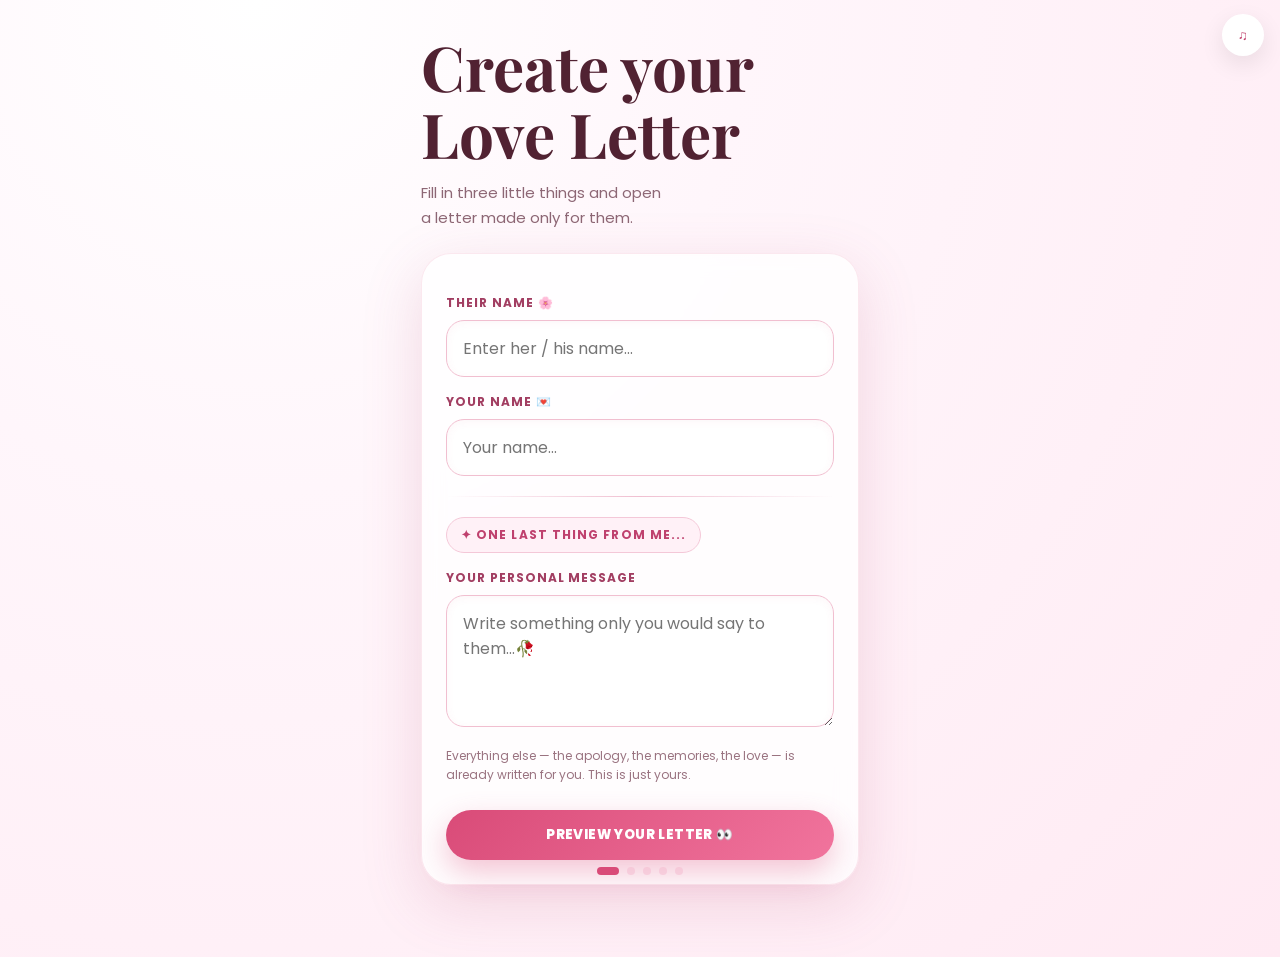
<file: index.html>
<!DOCTYPE html>
<html lang="en">
<head>
  <meta charset="UTF-8" />
  <meta name="viewport" content="width=device-width, initial-scale=1.0" />
  <title>SorryLink</title>
  <link rel="preconnect" href="https://fonts.googleapis.com">
  <link rel="preconnect" href="https://fonts.gstatic.com" crossorigin>
  <link href="https://fonts.googleapis.com/css2?family=Playfair+Display:ital,wght@0,600;0,700;1,500;1,700&family=Poppins:wght@300;400;500;600&display=swap" rel="stylesheet">
  <link rel="stylesheet" href="style.css?v=10" />
  <script src="https://checkout.razorpay.com/v1/checkout.js"></script>
</head>
<body>
  <button id="musicBtn" class="music">♫</button>
  <main class="app">
    <section id="formPage" class="page active">
      <h1>Create your Love Letter</h1>
      <p class="sub">Fill in three little things and open<br>a letter made only for them.</p>
      <div class="panel form-panel">
        <label>THEIR NAME 🌸</label>
        <input id="theirName" placeholder="Enter her / his name..." autocomplete="name" />
        <label>YOUR NAME 💌</label>
        <input id="yourName" placeholder="Your name..." autocomplete="name" />
        <div class="divider"></div>
        <div class="pill">✦ ONE LAST THING FROM ME...</div>
        <label>YOUR PERSONAL MESSAGE</label>
        <textarea id="personalMsg" rows="4" placeholder="Write something only you would say to them...🥀"></textarea>
        <p class="hint">Everything else — the apology, the memories, the love — is already written for you. This is just yours.</p>
        <button class="main-btn" id="previewBtn">PREVIEW YOUR LETTER 👀</button>
      </div>
    </section>

    <section id="loadingPage" class="page loading-page">
      <div class="roses">🌹 🌹 🌹</div>
      <h2>Something special is loading for you...</h2>
      <div class="progress"><span></span></div>
      <p class="spaced">PREPARED WITH LOVE ✦</p>
    </section>

    <section id="introPage" class="page center-page">
      <p class="tag">✦ A MESSAGE FOR YOU ✦</p>
      <h1 id="recipientBig">My Love</h1>
      <p class="italic">There are things I should have said sooner.<br>This is my attempt.</p>
      <button class="main-btn" id="readBtn">READ MY HEART 🌹</button>
      <p class="spaced small">SECONDS SINCE I STARTED MISSING YOU</p>
      <div id="seconds" class="seconds">6</div>
    </section>

    <section id="letterPage" class="page">
      <h1>Everything I never said</h1>
      <p class="sub">Scroll and let it settle in.</p>
      <div id="letterCards"></div>
      <div class="last-box">
        <div class="pill">✦ ONE LAST THING FROM ME...</div>
        <p id="customText"></p>
      </div>
      <button class="main-btn" id="meterBtn">ONE MORE THING 🌸</button>
    </section>

    <section id="meterPage" class="page center-page">
      <div class="panel meter-panel">
        <p class="tag">✦ COMPLETELY SCIENTIFIC ✦</p>
        <h2>The Forgiveness Meter™</h2>
        <p class="sub">Advanced AI is calculating exactly how much you deserve to be forgiven right now...</p>
        <div id="meterPercent">50%</div>
        <div class="meter"><span id="meterFill"></span></div>
        <p id="meterStatus" class="spaced">Initialising quantum love sensors...</p>
        <div id="meterResult" class="hidden">
          <div class="broken">💔</div>
          <h2>Cuteness Meter Broken</h2>
          <p>You are officially <b>120%</b> more cute than anyone else in the universe.</p>
          <button class="main-btn" id="loveBtn">I LOVE YOU 🌹</button>
        </div>
      </div>
    </section>

    <section id="paymentPage" class="page center-page">
      <div class="panel payment-panel">
        <p class="tag">✦ ONE TIME UNLOCK ✦</p>
        <h2>Unlock this letter</h2>
        <p class="sub">Pay once and get one shareable link for this letter from <span id="paymentName">your name</span>.</p>
        <div id="payAmount" class="price">₹49</div>
        <button class="main-btn" id="payBtn">PAY ₹49 & GET LINK 🌹</button>
        <p id="payStatus" class="hint center"></p>
      </div>
    </section>

    <section id="finalPage" class="page center-page">
      <div class="rose-big">🌹</div>
      <h1>Your paid link is ready</h1>
      <p class="italic">Send this link to the person you made it for.</p>
      <input id="shareLinkBox" class="share-box" readonly />
      <button class="main-btn" id="copyLinkBtn">COPY SHAREABLE LINK 🌹</button>
      <button class="ghost-btn" id="openLinkBtn">OPEN LINK</button>
    </section>
  </main>

  <div class="dots"><span></span><span></span><span></span><span></span><span></span></div>
  <script src="script.js?v=10"></script>
</body>
</html>
</file>
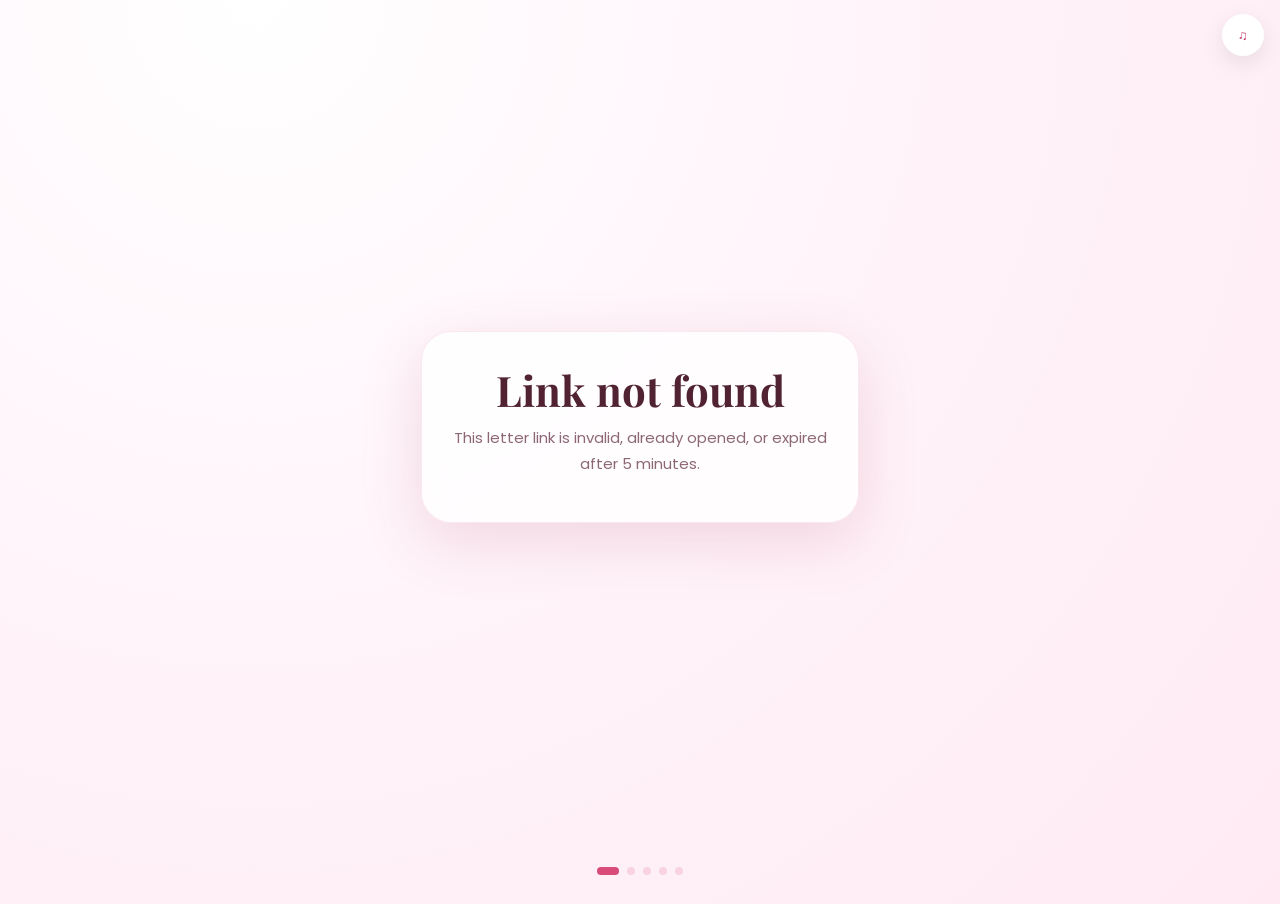
<file: view.html>
<!DOCTYPE html>
<html lang="en">
<head>
  <meta charset="UTF-8" />
  <meta name="viewport" content="width=device-width, initial-scale=1.0" />
  <title>Your SorryLink</title>
  <link rel="preconnect" href="https://fonts.googleapis.com">
  <link rel="preconnect" href="https://fonts.gstatic.com" crossorigin>
  <link href="https://fonts.googleapis.com/css2?family=Playfair+Display:ital,wght@0,600;0,700;1,500;1,700&family=Poppins:wght@300;400;500;600&display=swap" rel="stylesheet">
  <link rel="stylesheet" href="style.css?v=12" />
</head>
<body>
  <button id="musicBtn" class="music">♫</button>
  <main class="app">
    <section id="loadingPage" class="page active loading-page">
      <div class="roses">🌹 🌹 🌹</div>
      <h2>Something special is loading for you...</h2>
      <div class="progress"><span></span></div>
      <p class="spaced">PREPARED WITH LOVE ✦</p>
    </section>

    <section id="introPage" class="page center-page">
      <p class="tag">✦ A MESSAGE FOR YOU ✦</p>
      <h1 id="recipientBig">My Love</h1>
      <p class="italic">There are things I should have said sooner.<br>This is my attempt.</p>
      <button class="main-btn" id="readBtn">READ MY HEART 🌹</button>
      <p class="spaced small">SECONDS SINCE I STARTED MISSING YOU</p>
      <div id="seconds" class="seconds">6</div>
    </section>

    <section id="letterPage" class="page">
      <h1>Everything I never said</h1>
      <p class="sub">Scroll and let it settle in.</p>
      <div id="letterCards"></div>
      <div class="last-box">
        <div class="pill">✦ ONE LAST THING FROM ME...</div>
        <p id="customText"></p>
      </div>
      <button class="main-btn" id="meterBtn">ONE MORE THING 🌸</button>
    </section>

    <section id="meterPage" class="page center-page">
      <div class="panel meter-panel">
        <p class="tag">✦ COMPLETELY SCIENTIFIC ✦</p>
        <h2>The Forgiveness Meter™</h2>
        <p class="sub">Advanced AI is calculating exactly how much you deserve to be forgiven right now...</p>
        <div id="meterPercent">50%</div>
        <div class="meter"><span id="meterFill"></span></div>
        <p id="meterStatus" class="spaced">Initialising quantum love sensors...</p>
        <div id="meterResult" class="hidden">
          <div class="broken">💔</div>
          <h2>Cuteness Meter Broken</h2>
          <p>You are officially <b>120%</b> more cute than anyone else in the universe.</p>
          <button class="main-btn" id="finalBtn">OPEN THE LAST THING 🌹</button>
        </div>
      </div>
    </section>

    <section id="finalPage" class="page center-page">
      <div class="panel final-card">
        <div class="rose-big">🌹</div>
        <h1>You are still<br>my favourite</h1>
        <p class="italic">In every version of this life, in every universe that exists — I would still choose you.</p>
        <div class="divider"></div>
        <p class="sign">With everything I have, — <span id="senderSign"></span></p>
      </div>
    </section>

    <section id="errorPage" class="page center-page">
      <div class="panel">
        <h2>Link not found</h2>
        <p class="sub">This letter link is invalid, already opened, or expired after 5 minutes.</p>
      </div>
    </section>
  </main>

  <div class="dots"><span></span><span></span><span></span><span></span><span></span></div>
  <script src="view.js?v=12"></script>
</body>
</html>
</file>
<file: style.css>
:root{--bg:#fff7fb;--pink:#ffe8f1;--pink2:#ffd6e6;--rose:#d94b78;--deep:#512232;--muted:#8d6775;--card:#fff;--shadow:0 18px 60px rgba(180,72,112,.18)}*{box-sizing:border-box}body{margin:0;min-height:100vh;background:radial-gradient(circle at 20% 0,#fff 0,#fff6fb 35%,#ffeaf3 100%);font-family:Poppins,sans-serif;color:var(--deep);overflow-x:hidden}.app{width:min(470px,100%);margin:0 auto;min-height:100vh;padding:22px 16px 72px}.page{display:none;animation:fade .35s ease}.page.active{display:block}.center-page{min-height:calc(100vh - 90px);display:none;align-items:center;justify-content:center;flex-direction:column;text-align:center}.center-page.active{display:flex}h1,h2{font-family:'Playfair Display',serif;line-height:1.08;margin:12px 0}h1{font-size:clamp(38px,11vw,62px)}h2{font-size:clamp(28px,8vw,42px)}.sub{color:var(--muted);font-size:15px;line-height:1.7;margin:8px auto 22px}.italic{font-family:'Playfair Display',serif;font-style:italic;color:#744053;font-size:19px;line-height:1.65}.panel{background:rgba(255,255,255,.82);border:1px solid rgba(217,75,120,.12);border-radius:30px;box-shadow:var(--shadow);padding:24px;width:100%;backdrop-filter:blur(10px)}label{display:block;margin:16px 0 8px;font-size:12px;font-weight:700;letter-spacing:.08em;color:#a23e62}input,textarea{width:100%;border:1px solid #f1bfd0;background:#fff;border-radius:18px;padding:15px 16px;font:inherit;color:var(--deep);outline:none;box-shadow:inset 0 2px 8px rgba(217,75,120,.05)}textarea{resize:vertical;min-height:120px}.divider{height:1px;background:linear-gradient(90deg,transparent,#f0bfd1,transparent);margin:20px 0}.pill,.tag{display:inline-block;background:#fff1f7;color:#bf416e;border:1px solid #f4c8d8;border-radius:999px;padding:8px 14px;font-size:12px;font-weight:700;letter-spacing:.09em}.hint{font-size:12px;color:#9a7380;line-height:1.6}.center{text-align:center}.main-btn,.ghost-btn{border:0;border-radius:999px;padding:15px 22px;font-weight:800;letter-spacing:.03em;cursor:pointer;width:100%;margin-top:14px;font-family:Poppins,sans-serif}.main-btn{background:linear-gradient(135deg,#d94b78,#f1749d);color:white;box-shadow:0 12px 30px rgba(217,75,120,.32)}.ghost-btn{background:#fff;color:#c1436d;border:1px solid #f0bfd1}.music{position:fixed;right:16px;top:14px;width:42px;height:42px;border:0;border-radius:50%;background:#fff;color:#c1436d;box-shadow:0 8px 24px rgba(0,0,0,.09);z-index:5}.loading-page{text-align:center;padding-top:25vh}.roses{font-size:40px;letter-spacing:8px;animation:float 2s infinite alternate}.progress{width:80%;height:12px;background:#ffe2ee;border-radius:99px;margin:22px auto;overflow:hidden}.progress span{display:block;height:100%;width:70%;background:linear-gradient(90deg,#f7a1bd,#d94b78);border-radius:99px;animation:load 2s infinite}.spaced{font-size:12px;letter-spacing:.14em;color:#b0607d;font-weight:700}.small{margin-top:28px}.seconds{font-family:'Playfair Display',serif;font-size:50px;color:#c3436e}.card{background:#fff;border-radius:28px;padding:25px;margin:18px 0;box-shadow:var(--shadow);border:1px solid rgba(217,75,120,.09)}.quote{font-family:'Playfair Display',serif;font-size:58px;line-height:.7;color:#f0a5bf}.card h3{font-family:'Playfair Display',serif;font-size:29px;margin:6px 0 10px}.card p,.last-box p{color:#724555;line-height:1.8}.last-box{background:linear-gradient(180deg,#fff,#fff4f9);border-radius:30px;padding:24px;margin:22px 0;box-shadow:var(--shadow)}#meterPercent{font-family:'Playfair Display',serif;font-size:58px;color:#d94b78}.meter{height:20px;border-radius:99px;background:#ffe1ec;overflow:hidden;margin:18px 0}.meter span{display:block;height:100%;width:50%;background:linear-gradient(90deg,#ffd166,#f05b8c);border-radius:99px;transition:.7s}.hidden{display:none}.broken,.rose-big{font-size:54px}.price{font-family:'Playfair Display',serif;font-size:62px;color:#d94b78;margin:10px 0}.share-box{margin:14px 0;text-align:center;font-size:13px}.final-card{text-align:center;margin-top:22px}.sign{font-family:'Playfair Display',serif;font-style:italic;font-size:19px}.dots{position:fixed;bottom:18px;left:0;right:0;text-align:center}.dots span{display:inline-block;width:8px;height:8px;border-radius:50%;background:#f4bbcf;margin:0 4px;opacity:.55}.dots span.active{width:22px;border-radius:99px;background:#d94b78;opacity:1}@keyframes fade{from{opacity:0;transform:translateY(8px)}to{opacity:1;transform:none}}@keyframes float{to{transform:translateY(-10px)}}@keyframes load{0%{transform:translateX(-100%)}100%{transform:translateX(140%)}}@media(max-width:420px){.app{padding:18px 13px 64px}.panel{padding:20px;border-radius:24px}h1{font-size:42px}.card{padding:21px;border-radius:24px}.main-btn,.ghost-btn{padding:14px 16px;font-size:13px}.sub{font-size:14px}.italic{font-size:17px}.price{font-size:54px}}@media(max-width:340px){h1{font-size:36px}.panel{padding:17px}.card h3{font-size:25px}}
</file>
